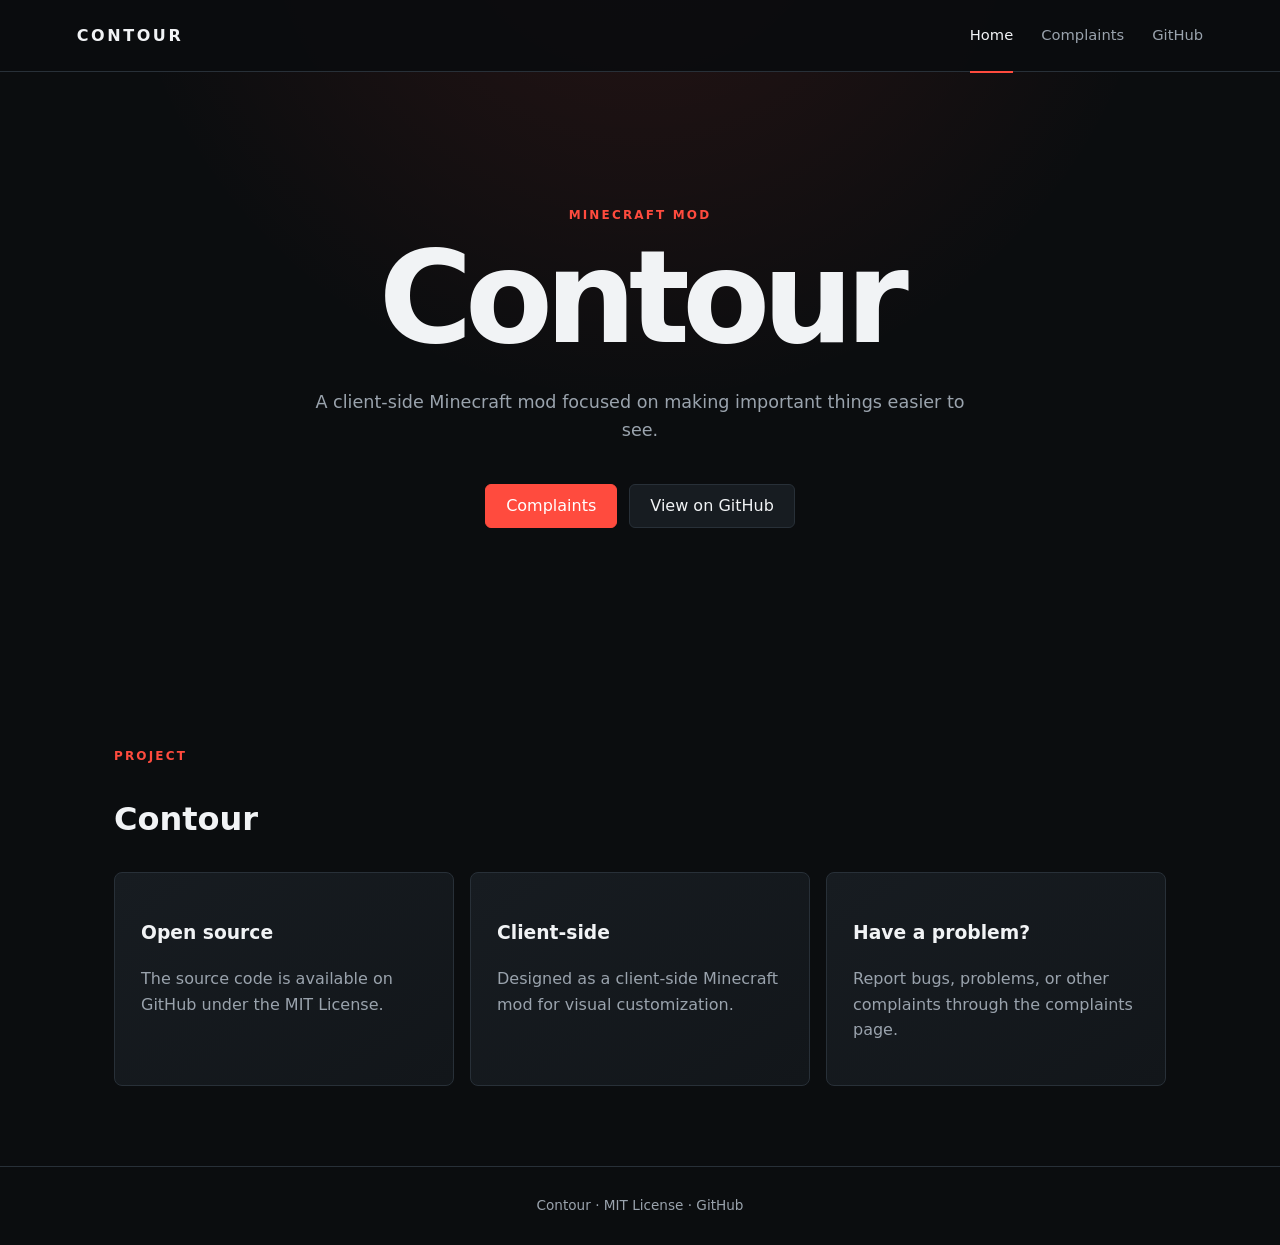
<file: index.html>
<!doctype html><html lang="en"><head><meta charset="utf-8"><meta name="viewport" content="width=device-width,initial-scale=1"><title>Contour</title><link rel="stylesheet" href="style.css"></head><body><header><a class="brand" href="index.html">CONTOUR</a><nav><a class="active" href="index.html">Home</a><a href="complaints.html">Complaints</a><a href="https://github.com/MinchexBG/Contour" target="_blank">GitHub</a></nav></header><main class="hero"><span class="eyebrow">MINECRAFT MOD</span><h1>Contour</h1><p>A client-side Minecraft mod focused on making important things easier to see.</p><div class="actions"><a class="btn primary" href="complaints.html">Complaints</a><a class="btn" href="https://github.com/MinchexBG/Contour" target="_blank">View on GitHub</a></div></main><section><span class="eyebrow">PROJECT</span><h2>Contour</h2><div class="cards"><article><h3>Open source</h3><p>The source code is available on GitHub under the MIT License.</p></article><article><h3>Client-side</h3><p>Designed as a client-side Minecraft mod for visual customization.</p></article><article><h3>Have a problem?</h3><p>Report bugs, problems, or other complaints through the complaints page.</p></article></div></section><footer>Contour · MIT License · <a href="https://github.com/MinchexBG/Contour">GitHub</a></footer></body></html>
</file>
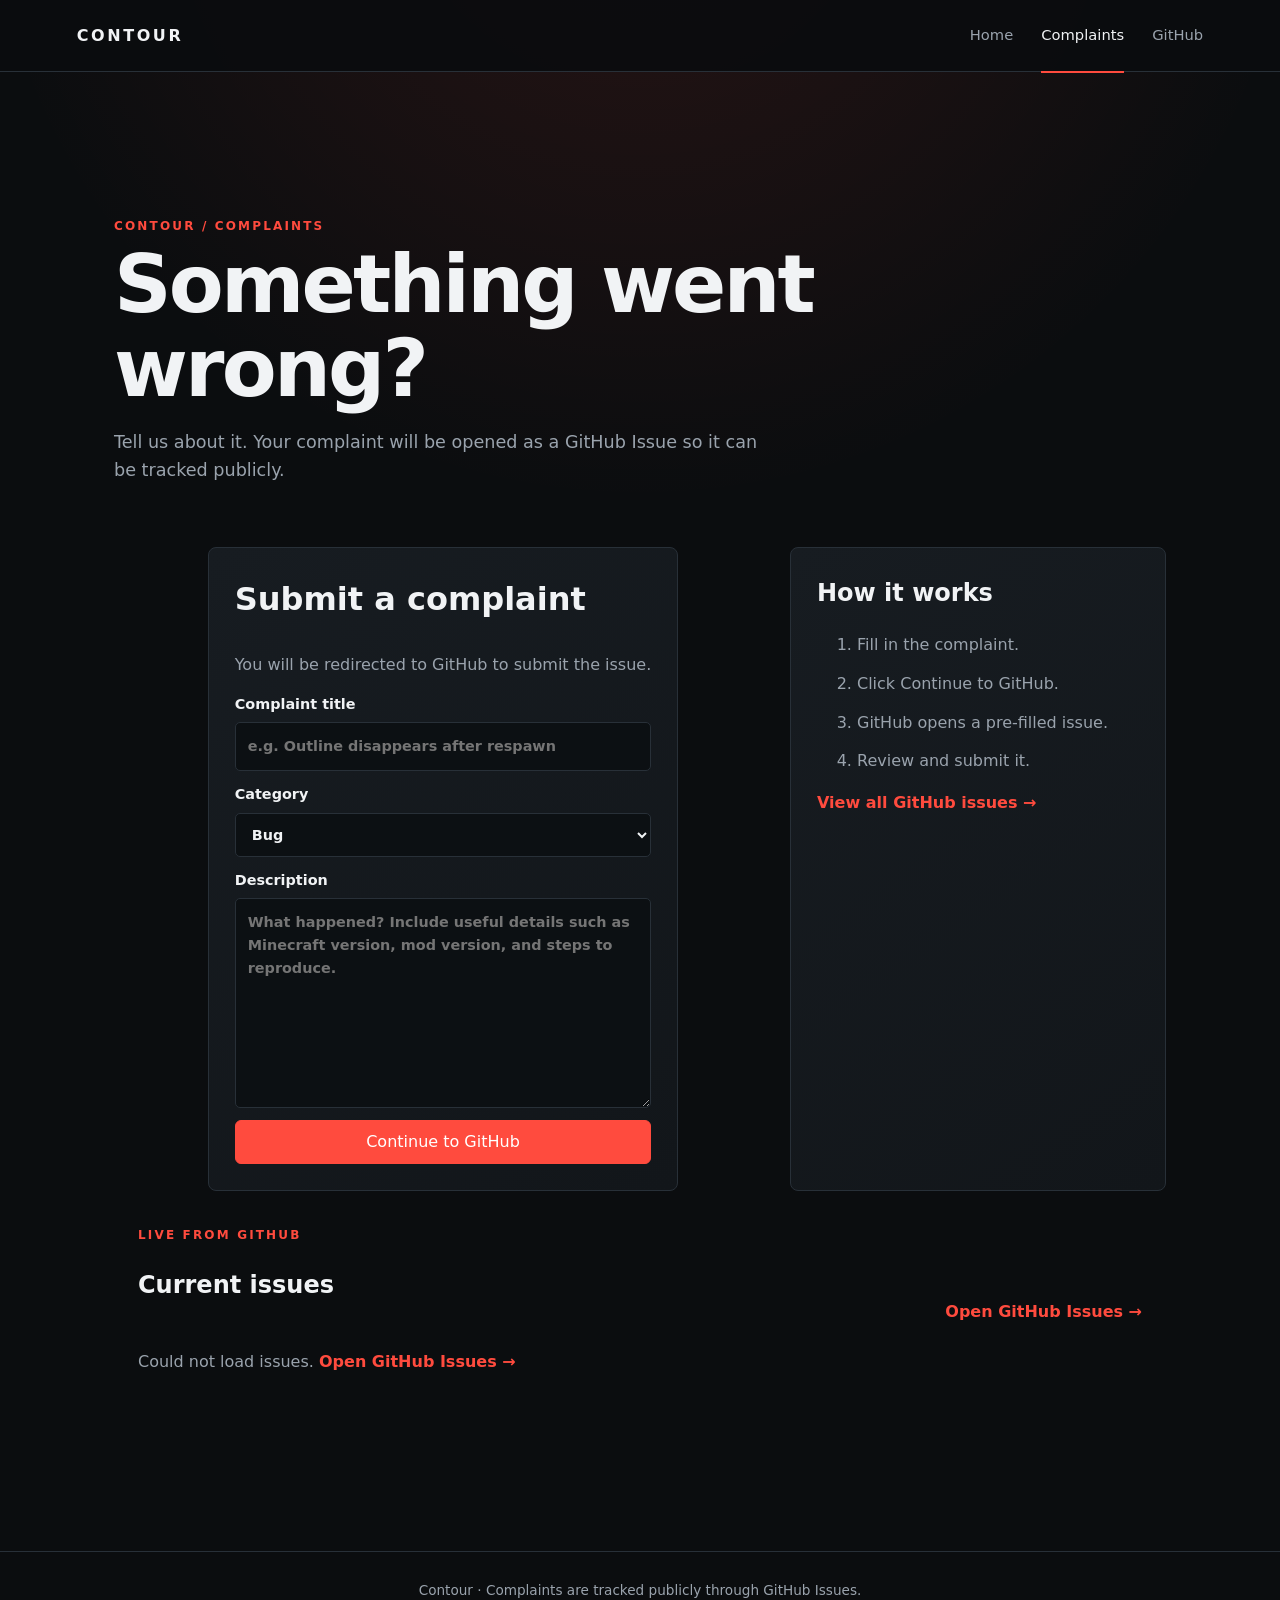
<file: complaints.html>
<!doctype html><html lang="en"><head><meta charset="utf-8"><meta name="viewport" content="width=device-width,initial-scale=1"><title>Complaints — Contour</title><link rel="stylesheet" href="style.css"></head><body><header><a class="brand" href="index.html">CONTOUR</a><nav><a href="index.html">Home</a><a class="active" href="complaints.html">Complaints</a><a href="https://github.com/MinchexBG/Contour" target="_blank">GitHub</a></nav></header><main><div class="heading"><span class="eyebrow">CONTOUR / COMPLAINTS</span><h1>Something went wrong?</h1><p>Tell us about it. Your complaint will be opened as a GitHub Issue so it can be tracked publicly.</p></div><div class="grid"><section class="panel"><h2>Submit a complaint</h2><p class="muted">You will be redirected to GitHub to submit the issue.</p><form id="complaintForm"><label>Complaint title<input id="title" maxlength="120" required placeholder="e.g. Outline disappears after respawn"></label><label>Category<select id="category"><option>Bug</option><option>Performance</option><option>Configuration</option><option>UI</option><option>Feature request</option><option>Other</option></select></label><label>Description<textarea id="description" rows="8" maxlength="5000" required placeholder="What happened? Include useful details such as Minecraft version, mod version, and steps to reproduce."></textarea></label><button class="btn primary" type="submit">Continue to GitHub</button></form></section><aside class="panel"><h2>How it works</h2><ol><li>Fill in the complaint.</li><li>Click Continue to GitHub.</li><li>GitHub opens a pre-filled issue.</li><li>Review and submit it.</li></ol><a class="link" href="https://github.com/MinchexBG/Contour/issues" target="_blank">View all GitHub issues →</a></aside></div><section class="issues"><div class="issue-head"><div><span class="eyebrow">LIVE FROM GITHUB</span><h2>Current issues</h2></div><a class="link" href="https://github.com/MinchexBG/Contour/issues" target="_blank">Open GitHub Issues →</a></div><div id="issues">Loading issues…</div></section></main><footer>Contour · Complaints are tracked publicly through GitHub Issues.</footer><script src="script.js"></script></body></html>
</file>
<file: style.css>
*{box-sizing:border-box} :root{--bg:#0b0d0f;--panel:#12161a;--panel2:#171c21;--text:#f1f3f5;--muted:#9aa3ad;--line:#283038;--accent:#ff4b3e;--green:#57d18b}body{margin:0;min-height:100vh;background:radial-gradient(circle at 50% -10%,rgba(255,75,62,.12),transparent 35%),var(--bg);color:var(--text);font:16px/1.6 Inter,system-ui,sans-serif}a{color:inherit;text-decoration:none}a:hover{color:var(--accent)}header{height:72px;padding:0 6vw;border-bottom:1px solid var(--line);display:flex;align-items:center;justify-content:space-between;background:rgba(11,13,15,.9);position:sticky;top:0;z-index:5}.brand{font-weight:900;letter-spacing:.16em}nav{display:flex;gap:28px;color:var(--muted);font-size:.92rem}nav a{padding:25px 0;border-bottom:2px solid transparent}nav a.active{color:var(--text);border-bottom-color:var(--accent)}.hero{min-height:590px;display:flex;flex-direction:column;align-items:center;justify-content:center;text-align:center;padding:80px 20px}.eyebrow{color:var(--accent);font-size:.75rem;font-weight:800;letter-spacing:.18em}.hero h1{margin:12px 0;font-size:clamp(4rem,12vw,8rem);line-height:.95;letter-spacing:-.06em}.hero p,.heading p{max-width:650px;color:var(--muted);font-size:1.1rem}.actions{display:flex;gap:12px;flex-wrap:wrap;justify-content:center;margin-top:22px}.btn{display:inline-flex;justify-content:center;align-items:center;min-height:44px;padding:0 20px;border:1px solid var(--line);border-radius:6px;background:var(--panel2);color:var(--text);font-weight:750;cursor:pointer;font:inherit}.btn:hover{border-color:var(--accent);color:var(--text)}.btn.primary{background:var(--accent);border-color:var(--accent);color:#fff}section,main{max-width:1100px;margin:auto;padding:80px 24px}section>h2{font-size:2rem}.cards{display:grid;grid-template-columns:repeat(3,1fr);gap:16px}.cards article,.panel,.issue{background:linear-gradient(145deg,var(--panel2),var(--panel));border:1px solid var(--line);border-radius:8px;padding:26px}.cards p,.muted{color:var(--muted)}.heading{max-width:760px;padding:60px 0 45px}.heading h1{font-size:clamp(2.5rem,7vw,5rem);line-height:1.05;letter-spacing:-.035em;margin:5px 0}.grid{display:grid;grid-template-columns:1.4fr .8fr;gap:18px}.panel h2{margin-top:0}form{display:grid;gap:12px}label{font-size:.9rem;font-weight:700}input,select,textarea{display:block;width:100%;margin-top:6px;border:1px solid var(--line);border-radius:5px;background:#0c1013;color:var(--text);padding:12px;font:inherit;outline:none}input:focus,select:focus,textarea:focus{border-color:var(--accent)}textarea{resize:vertical}ol li{margin:13px 0;color:var(--muted)}.link{color:var(--accent);font-weight:700}.issues{padding-top:30px}.issue-head{display:flex;justify-content:space-between;align-items:end;margin-bottom:25px}.issue{display:block;margin:10px 0;padding:18px 20px}.issue-row{display:flex;justify-content:space-between;gap:15px}.status{font-size:.75rem;border:1px solid var(--line);border-radius:99px;padding:2px 9px}.open{color:var(--accent)}.closed{color:var(--green)}.meta{color:var(--muted);font-size:.85rem}footer{border-top:1px solid var(--line);color:var(--muted);text-align:center;padding:28px 20px;font-size:.85rem}@media(max-width:760px){header{padding:0 20px}nav{gap:15px}.cards,.grid{grid-template-columns:1fr}.issue-head{align-items:start;flex-direction:column}.hero{min-height:500px}}
</file>
